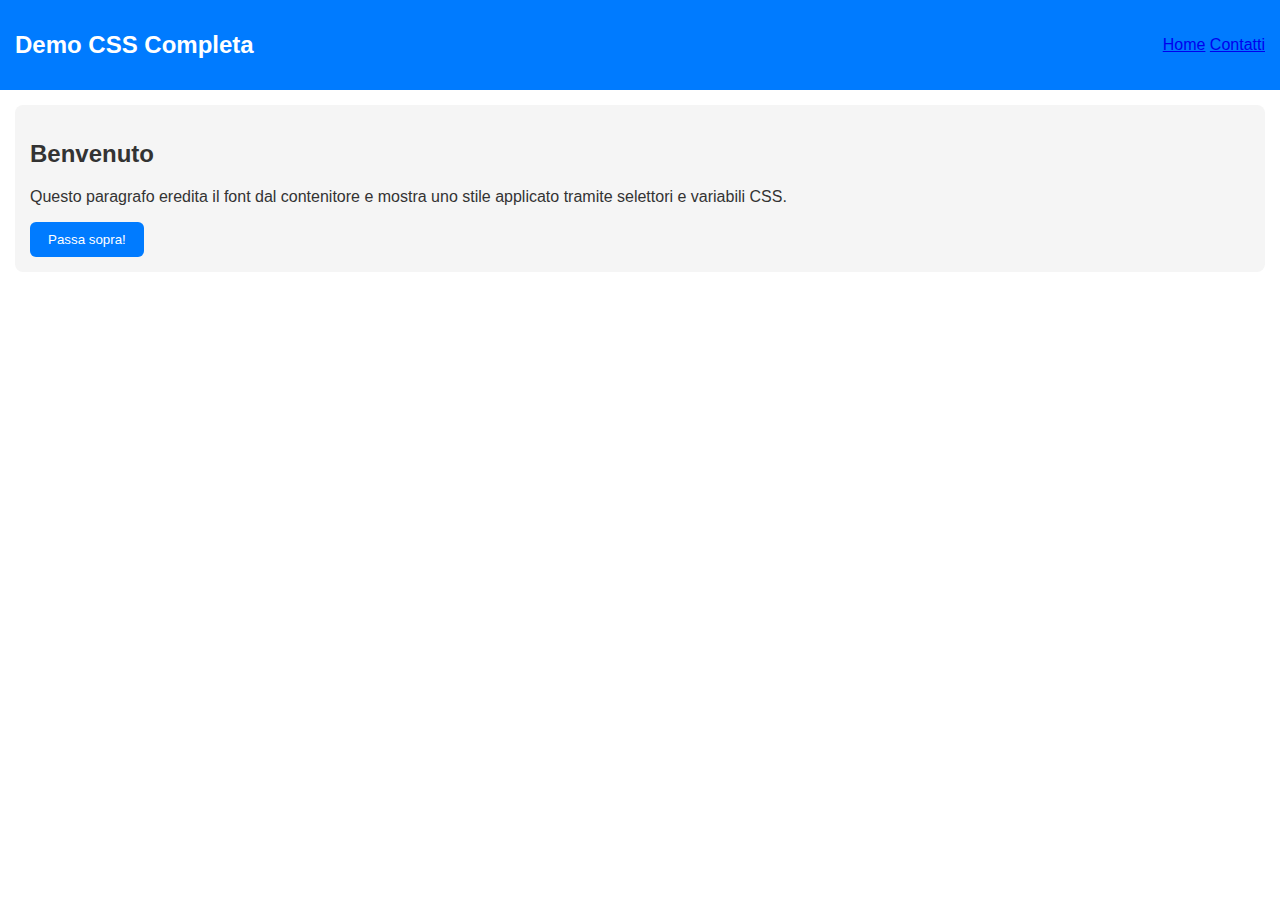
<file: Codici/EsempioHTMLeCSS/index.html>
<!DOCTYPE html>
<html lang="it">
<head>
    <meta charset="UTF-8">
    <title>Esempio Completo CSS</title>
    <link rel="stylesheet" href="style.css">
</head>
<body>

    <header class="navbar">
        <h1 id="titolo-pagina">Demo CSS Completa</h1>
        <nav>
            <a href="#" class="menu-link">Home</a>
            <a href="#" class="menu-link">Contatti</a>
        </nav>
    </header>

    <main class="container">
        <section class="card">
            <h2 class="sezione-titolo">Benvenuto</h2>
            <p>
                Questo paragrafo eredita il font dal contenitore e
                mostra uno stile applicato tramite selettori e variabili CSS.
            </p>
            <button class="btn-azione">Passa sopra!</button>
        </section>
    </main>

</body>
</html>
</file>
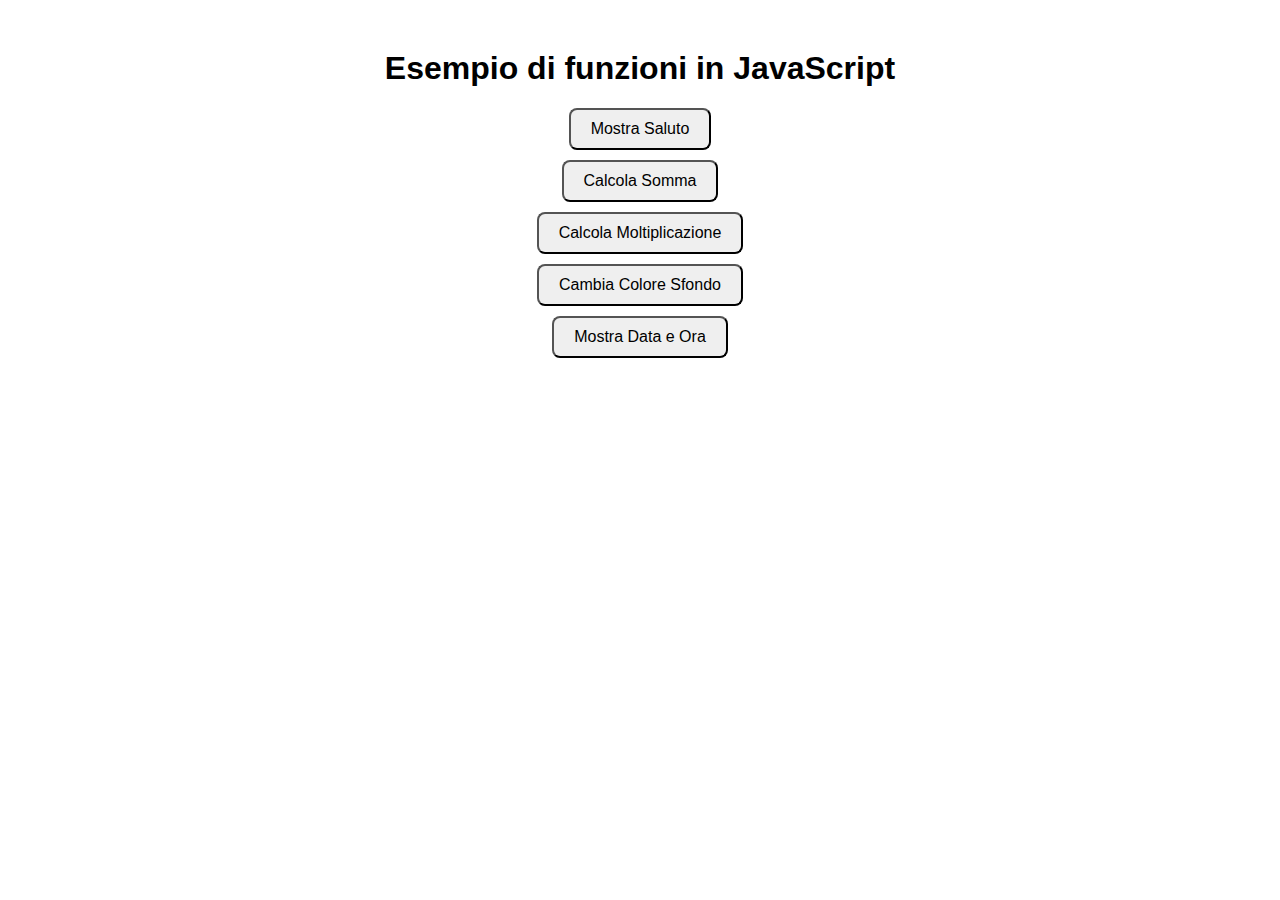
<file: Codici/Es_JSfunzioni.html>
<!DOCTYPE html>
<html lang="it">
<head>
  <meta charset="UTF-8">
  <title>Esempio Funzioni con Pulsanti</title>
  <style>
    body {
      font-family: Arial, sans-serif;
      text-align: center;
      margin-top: 50px;
    }
    button {
      display: block;
      margin: 10px auto;
      padding: 10px 20px;
      font-size: 16px;
      border-radius: 8px;
      cursor: pointer;
    }
  </style>
</head>
<body>

  <h1>Esempio di funzioni in JavaScript</h1>

  <!-- Pulsanti -->
  <button onclick="saluto()">Mostra Saluto</button>
  <button onclick="somma()">Calcola Somma</button>
  <button onclick="moltiplica(3)">Calcola Moltiplicazione</button>
  <button onclick="cambiaColore()">Cambia Colore Sfondo</button>
  <button onclick="dataOra()">Mostra Data e Ora</button>

  <script>
    // Funzione di saluto
    function saluto() {
      alert("Ciao, benvenuto nel mondo di JavaScript!");
    }

    // Funzione che calcola una somma
    function somma() {
      let a = 5, b = 7;
      alert("La somma di " + a + " e " + b + " è " + (a + b));
      console.log(a+b);
    }

    // Funzione che calcola una moltiplicazione
    function moltiplica(x1) {
      let x = x1, y = 6;
      alert("Il prodotto di " + x + " e " + y + " è " + (x * y));
    }

    // Funzione che cambia il colore di sfondo
    function cambiaColore() {
      let colori = ["lightblue", "lightgreen", "lightyellow", "lightpink", "lightgray"];
      let colore = colori[Math.floor(Math.random() * colori.length)];
      document.body.style.backgroundColor = colore;
    }

    // Funzione che mostra la data e l’ora attuale
    function dataOra() {
      let adesso = new Date();
      alert("Data e ora attuali: " + adesso.toLocaleString());
    }
  </script>

</body>
</html>
</file>
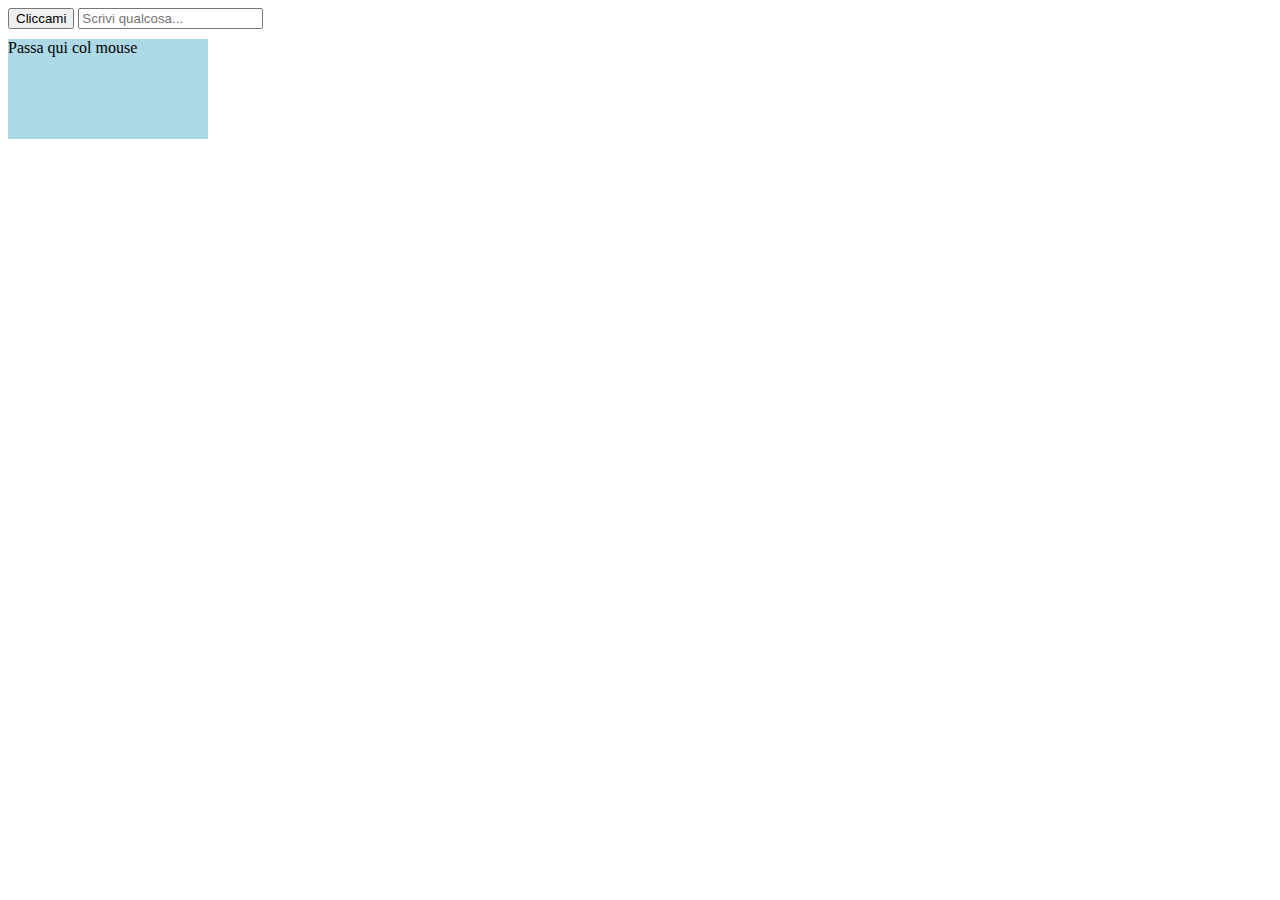
<file: Codici/ProvaEventiJS.html>
<!DOCTYPE html>
<html lang="it">
<head>
    <meta charset="UTF-8">
    <title>Esempio eventi JavaScript</title>
</head>
<body>

<button id="clicca">Cliccami</button>
<input type="text" id="inputTesto" placeholder="Scrivi qualcosa...">
<div id="areaMouse" style="width:200px;height:100px;background-color:lightblue;margin-top:10px;">
  Passa qui col mouse
</div>

<script>
  // Evento click
  document.getElementById("clicca").addEventListener("click", function(){
    alert("Hai cliccato il pulsante!");
  });

  // Evento input
  document.getElementById("inputTesto").addEventListener("input", function(event){
    console.log("Stai digitando: " + event.target.value);
  });

  // Eventi mouseover e mouseout
  document.getElementById("areaMouse").addEventListener("mouseover", function(){
    this.style.backgroundColor = "yellow";
    console.log("Mouse sopra la zona");
  });

  document.getElementById("areaMouse").addEventListener("mouseout", function(){
    this.style.backgroundColor = "lightblue";
    console.log("Mouse fuori dalla zona");
  });

  // Evento keydown (pressione tasto)
  document.addEventListener("keydown", function(event){
    console.log("Hai premuto il tasto: " + event.key);
  });

  // Evento al caricamento della pagina
  window.addEventListener("load", function(){
    console.log("La pagina è stata caricata completamente");
  });
</script>

</body>
</html>
</file>
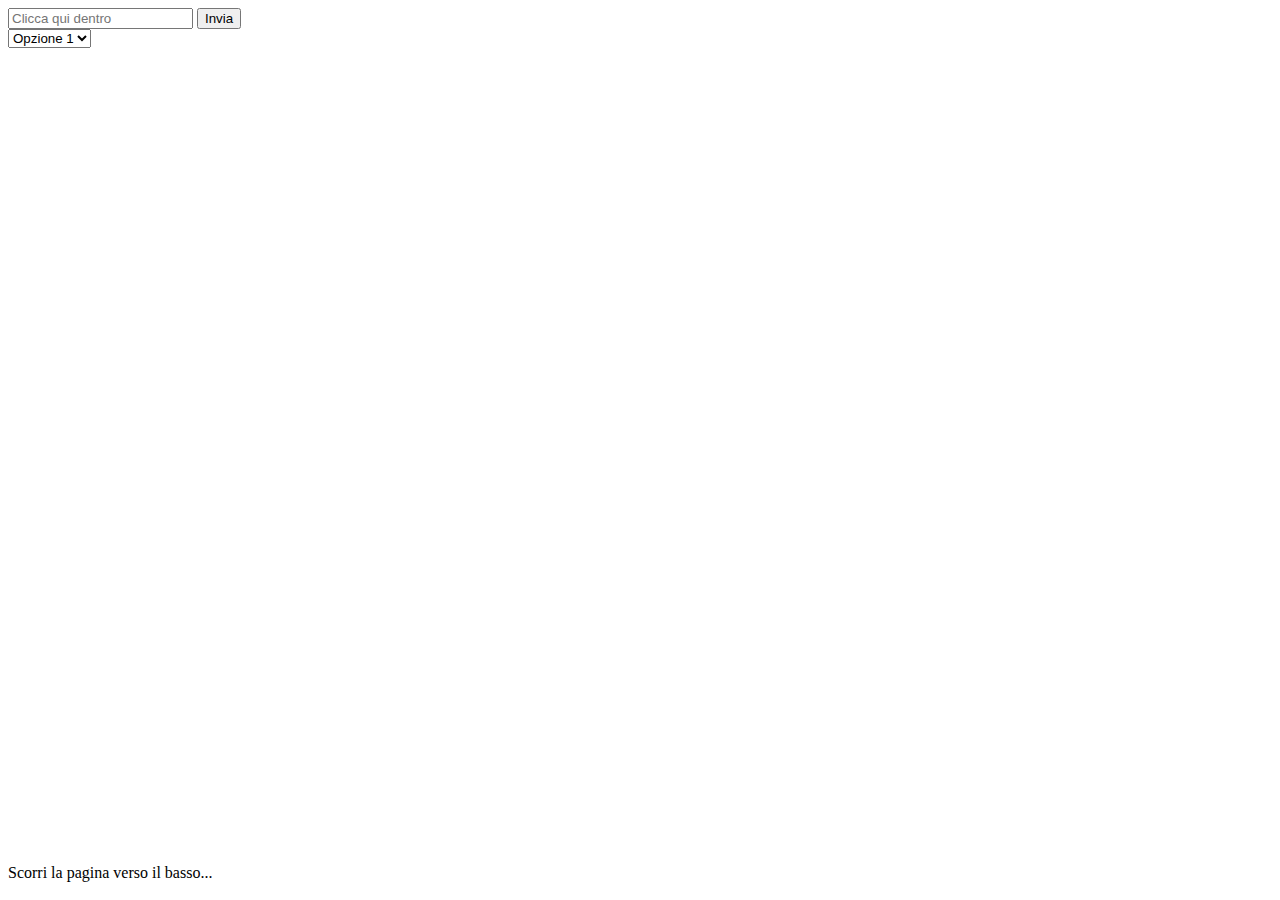
<file: Codici/ProvaEventiJS2.html>
<!DOCTYPE html>
<html lang="it">
<head>
    <meta charset="UTF-8">
    <title>Secondo esempio eventi JavaScript</title>
</head>
<body>

<form id="formEsempio">
  <input type="text" id="focusInput" placeholder="Clicca qui dentro">
  <button type="submit">Invia</button>
</form>

<select id="selezione">
  <option>Opzione 1</option>
  <option>Opzione 2</option>
  <option>Opzione 3</option>
</select>

<div style="height:800px;"></div>
<p id="scrollInfo">Scorri la pagina verso il basso...</p>

<script>
  // Evento focus (campo input selezionato)
  document.getElementById("focusInput").addEventListener("focus", function(){
    console.log("Il campo input è selezionato");
  });

  // Evento blur (campo input perde selezione)
  document.getElementById("focusInput").addEventListener("blur", function(){
    console.log("Il campo input non è più selezionato");
  });

  // Evento submit (invio modulo)
  document.getElementById("formEsempio").addEventListener("submit", function(event){
    event.preventDefault(); // previene l’invio reale del modulo
    alert("Modulo inviato virtualmente!");
  });

  // Evento change (selezione diversa nelle opzioni)
  document.getElementById("selezione").addEventListener("change", function(event){
    console.log("Hai scelto: " + event.target.value);
  });

  // Evento scroll (scorrimento pagina)
  window.addEventListener("scroll", function(){
    document.getElementById("scrollInfo").textContent = "Stai scorrendo la pagina...";
  });

  // Evento resize (ridimensionamento finestra browser)
  window.addEventListener("resize", function(){
    console.log("Finestra ridimensionata: " + window.innerWidth + "px");
  });
</script>

</body>
</html>
</file>
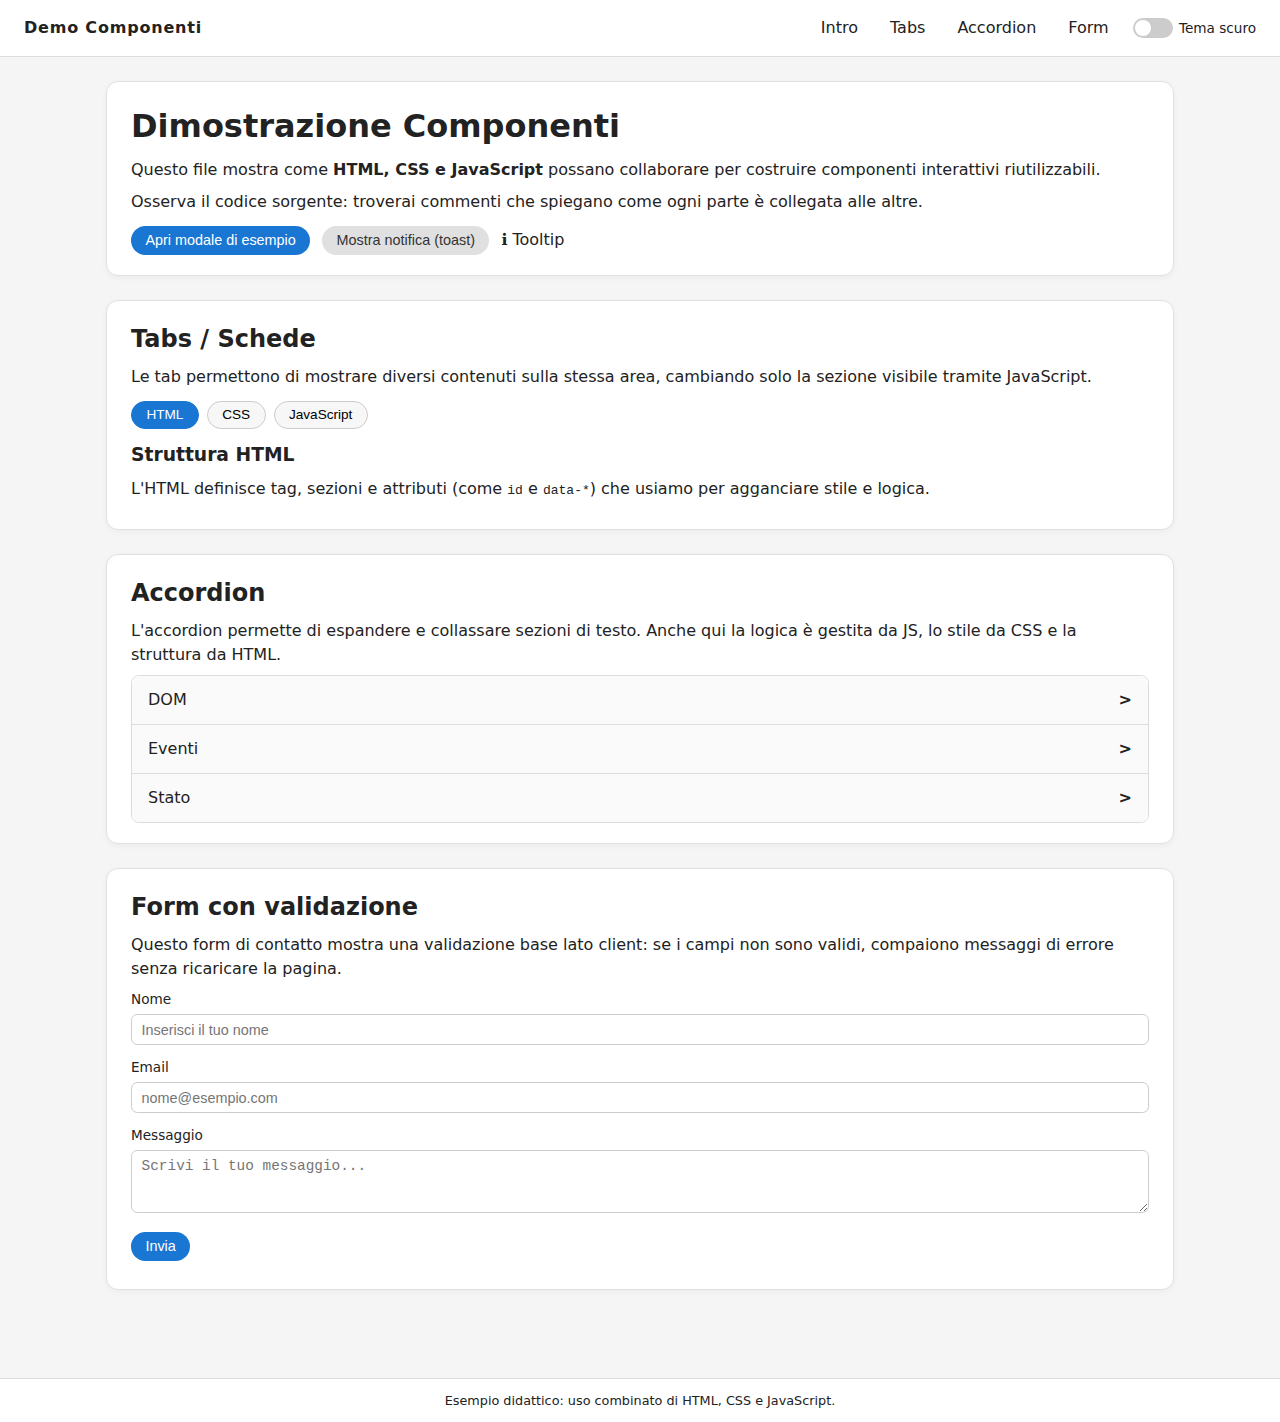
<file: Codici/Esempio_Unitario_HTMLCSSJS/Es1.html>
<!DOCTYPE html>
<html lang="it">
<head>
    <meta charset="UTF-8" />
    <title>Demo Componenti HTML + CSS + JS</title>

    <!--
        In questo file mostriamo l'uso combinato di:
        - HTML per la struttura
        - CSS per lo stile e il layout
        - JavaScript per il comportamento

        Componenti inclusi:
        1. Navbar responsive con "hamburger menu"
        2. Switch tema chiaro/scuro (dark mode)
        3. Tab / Schede di contenuto
        4. Accordion
        5. Modale (finestra pop-up)
        6. Tooltip (titoli al passaggio del mouse)
        7. Notifica "toast"
        8. Form con validazione base lato client
    -->

    <style>
        /* --------------------- RESET SEMPLICE --------------------- */
        * {
            box-sizing: border-box;
            margin: 0;
            padding: 0;
        }

        body {
            font-family: system-ui, -apple-system, BlinkMacSystemFont, "Segoe UI", sans-serif;
            line-height: 1.5;
            background-color: #f5f5f5; /* colore di sfondo tema chiaro */
            color: #222;
            transition: background-color 0.3s, color 0.3s;
        }

        a {
            text-decoration: none;
            color: inherit;
        }

        /* --------------------- TEMA SCURO (aggiunto via JS con class="dark") --------------------- */
        body.dark {
            background-color: #121212;
            color: #f5f5f5;
        }

        body.dark .card {
            background-color: #1e1e1e;
            border-color: #333;
        }

        body.dark .navbar,
        body.dark .footer {
            background-color: #1b1b1b;
        }

        body.dark .tab-button.active {
            background-color: #333;
        }

        /* --------------------- NAVBAR RESPONSIVE --------------------- */
        .navbar {
            position: sticky;
            top: 0;
            z-index: 1000;
            background-color: #ffffff;
            border-bottom: 1px solid #ddd;
            padding: 0.75rem 1.5rem;
            display: flex;
            align-items: center;
            justify-content: space-between;
        }

        body.dark .navbar {
            border-bottom-color: #333;
        }

        .navbar-logo {
            font-weight: 700;
            letter-spacing: 0.05em;
        }

        .navbar-links {
            display: flex;
            gap: 1rem;
            align-items: center;
        }

        .navbar-links a {
            padding: 0.25rem 0.5rem;
            border-radius: 0.25rem;
        }

        .navbar-links a:hover {
            background-color: rgba(0, 0, 0, 0.05);
        }

        body.dark .navbar-links a:hover {
            background-color: rgba(255, 255, 255, 0.08);
        }

        /* Pulsante per aprire/chiudere il menu su schermi piccoli */
        .navbar-toggle {
            display: none;
            border: none;
            background: none;
            cursor: pointer;
            font-size: 1.5rem;
        }

        /* --------------------- LAYOUT PRINCIPALE --------------------- */
        main {
            max-width: 1100px;
            margin: 1.5rem auto;
            padding: 0 1rem 4rem;
            display: grid;
            gap: 1.5rem;
        }

        .card {
            background-color: #ffffff;
            border-radius: 0.75rem;
            padding: 1.25rem 1.5rem;
            border: 1px solid #e0e0e0;
            box-shadow: 0 2px 6px rgba(0, 0, 0, 0.04);
        }

        h1, h2, h3 {
            margin-bottom: 0.5rem;
        }

        p {
            margin-bottom: 0.5rem;
        }

        .flex {
            display: flex;
            align-items: center;
            gap: 0.75rem;
        }

        .btn {
            border: none;
            border-radius: 999px;
            padding: 0.4rem 0.9rem;
            cursor: pointer;
            font-size: 0.9rem;
            background-color: #1976d2;
            color: #fff;
            transition: transform 0.1s, box-shadow 0.1s, background-color 0.2s;
        }

        .btn:hover {
            background-color: #1565c0;
            box-shadow: 0 2px 8px rgba(0, 0, 0, 0.12);
            transform: translateY(-1px);
        }

        .btn.secondary {
            background-color: #e0e0e0;
            color: #333;
        }

        .btn.secondary:hover {
            background-color: #d5d5d5;
        }

        .btn.danger {
            background-color: #d32f2f;
        }

        .btn.danger:hover {
            background-color: #c62828;
        }

        /* --------------------- SWITCH TEMA (toggle) --------------------- */
        .theme-toggle {
            display: inline-flex;
            align-items: center;
            gap: 0.4rem;
            font-size: 0.85rem;
            cursor: pointer;
            user-select: none;
        }

        .theme-toggle input {
            display: none;
        }

        .theme-toggle-slider {
            width: 40px;
            height: 20px;
            border-radius: 999px;
            background-color: #ccc;
            position: relative;
            transition: background-color 0.2s;
        }

        .theme-toggle-slider::before {
            content: "";
            position: absolute;
            width: 16px;
            height: 16px;
            border-radius: 50%;
            background-color: #fff;
            top: 2px;
            left: 2px;
            transition: transform 0.2s;
        }

        .theme-toggle input:checked + .theme-toggle-slider {
            background-color: #1976d2;
        }

        .theme-toggle input:checked + .theme-toggle-slider::before {
            transform: translateX(20px);
        }

        /* --------------------- TABS / SCHEDE --------------------- */
        .tabs {
            margin-top: 0.75rem;
        }

        .tab-buttons {
            display: flex;
            flex-wrap: wrap;
            gap: 0.5rem;
            margin-bottom: 0.75rem;
        }

        .tab-button {
            border-radius: 999px;
            padding: 0.35rem 0.9rem;
            font-size: 0.85rem;
            cursor: pointer;
            border: 1px solid #ccc;
            background-color: #f7f7f7;
        }

        .tab-button.active {
            background-color: #1976d2;
            color: #fff;
            border-color: #1976d2;
        }

        .tab-panel {
            display: none;
        }

        .tab-panel.active {
            display: block;
        }

        /* --------------------- ACCORDION --------------------- */
        .accordion {
            margin-top: 0.5rem;
            border-radius: 0.5rem;
            border: 1px solid #ddd;
            overflow: hidden;
        }

        .accordion-item + .accordion-item {
            border-top: 1px solid #ddd;
        }

        .accordion-header {
            background-color: #fafafa;
            padding: 0.75rem 1rem;
            cursor: pointer;
            display: flex;
            justify-content: space-between;
            align-items: center;
        }

        .accordion-icon {
            font-weight: bold;
            transition: transform 0.2s;
        }

        .accordion-item.open .accordion-icon {
            transform: rotate(90deg);
        }

        .accordion-content {
            max-height: 0;
            overflow: hidden;
            padding: 0 1rem;
            background-color: #fff;
            transition: max-height 0.25s ease, padding-bottom 0.25s ease;
        }

        .accordion-item.open .accordion-content {
            padding-bottom: 0.75rem;
        }

        /* --------------------- MODALE --------------------- */
        .modal-backdrop {
            position: fixed;
            inset: 0;
            background-color: rgba(0, 0, 0, 0.45);
            display: none; /* verrà mostrato via JS */
            align-items: center;
            justify-content: center;
            z-index: 2000;
        }

        .modal-backdrop.visible {
            display: flex;
        }

        .modal {
            background-color: #fff;
            border-radius: 0.75rem;
            padding: 1.25rem 1.5rem;
            max-width: 400px;
            width: 90%;
            box-shadow: 0 10px 25px rgba(0, 0, 0, 0.25);
        }

        body.dark .modal {
            background-color: #1e1e1e;
        }

        .modal-header {
            display: flex;
            justify-content: space-between;
            align-items: center;
            margin-bottom: 0.75rem;
        }

        .modal-title {
            font-weight: 600;
        }

        .modal-close {
            border: none;
            background: none;
            font-size: 1.3rem;
            cursor: pointer;
        }

        /* --------------------- TOOLTIP --------------------- */
        /* I tooltip qui sono realizzati solo in CSS con l'attributo data-tooltip */
        [data-tooltip] {
            position: relative;
            cursor: help;
        }

        [data-tooltip]::after {
            content: attr(data-tooltip);
            position: absolute;
            bottom: 135%;
            left: 50%;
            transform: translateX(-50%);
            white-space: nowrap;
            background-color: #333;
            color: #fff;
            font-size: 0.75rem;
            padding: 0.25rem 0.5rem;
            border-radius: 0.35rem;
            opacity: 0;
            pointer-events: none;
            transition: opacity 0.15s;
        }

        [data-tooltip]:hover::after {
            opacity: 1;
        }

        /* --------------------- TOAST --------------------- */
        .toast-container {
            position: fixed;
            bottom: 1rem;
            right: 1rem;
            z-index: 3000;
        }

        .toast {
            background-color: #323232;
            color: #fff;
            padding: 0.75rem 1rem;
            border-radius: 0.5rem;
            margin-top: 0.5rem;
            font-size: 0.85rem;
            opacity: 0;
            transform: translateY(10px);
            transition: opacity 0.25s, transform 0.25s;
        }

        .toast.show {
            opacity: 1;
            transform: translateY(0);
        }

        /* --------------------- FORM CON VALIDAZIONE --------------------- */
        .form-group {
            margin-bottom: 0.75rem;
        }

        .form-group label {
            display: block;
            font-size: 0.85rem;
            margin-bottom: 0.3rem;
        }

        .form-group input,
        .form-group textarea {
            width: 100%;
            padding: 0.4rem 0.6rem;
            border-radius: 0.4rem;
            border: 1px solid #ccc;
            font-size: 0.9rem;
        }

        .form-group input:focus,
        .form-group textarea:focus {
            outline: none;
            border-color: #1976d2;
            box-shadow: 0 0 0 1px rgba(25, 118, 210, 0.25);
        }

        .error-message {
            font-size: 0.8rem;
            color: #d32f2f;
            margin-top: 0.15rem;
        }

        .form-success {
            margin-top: 0.5rem;
            font-size: 0.9rem;
            color: #2e7d32;
        }

        /* --------------------- FOOTER --------------------- */
        .footer {
            background-color: #ffffff;
            border-top: 1px solid #ddd;
            padding: 0.75rem 1.5rem;
            text-align: center;
            font-size: 0.8rem;
        }

        body.dark .footer {
            border-top-color: #333;
        }

        /* --------------------- RESPONSIVE --------------------- */
        @media (max-width: 700px) {
            .navbar-links {
                position: absolute;
                top: 100%;
                right: 0;
                background-color: #ffffff;
                flex-direction: column;
                align-items: flex-start;
                padding: 0.75rem 1rem;
                border-bottom-left-radius: 0.75rem;
                border-left: 1px solid #ddd;
                border-bottom: 1px solid #ddd;
                display: none;
            }

            body.dark .navbar-links {
                background-color: #1b1b1b;
                border-color: #333;
            }

            .navbar-links.open {
                display: flex;
            }

            .navbar-toggle {
                display: block;
            }
        }
    </style>
</head>
<body>
    <!-- NAVBAR CON HAMBURGER E SWITCH TEMA -->
    <header class="navbar">
        <div class="navbar-logo">Demo Componenti</div>

        <!-- Menu di navigazione, verrà collassato su mobile -->
        <nav class="navbar-links" id="navbarLinks">
            <a href="#intro">Intro</a>
            <a href="#tabs-section">Tabs</a>
            <a href="#accordion-section">Accordion</a>
            <a href="#form-section">Form</a>

            <!-- Switch per attivare tema scuro/chiaro -->
            <label class="theme-toggle" title="Cambia tema">
                <!-- Checkbox nascosto, usato come stato -->
                <input type="checkbox" id="themeToggle">
                <span class="theme-toggle-slider"></span>
                <span>Tema scuro</span>
            </label>
        </nav>

        <!-- Pulsante hamburger visibile solo su schermi piccoli (CSS @media) -->
        <button class="navbar-toggle" id="navbarToggle" aria-label="Apri menù">
            ☰
        </button>
    </header>

    <!-- CONTENUTO PRINCIPALE -->
    <main>
        <!-- INTRO E MODALE + TOAST -->
        <section class="card" id="intro">
            <h1>Dimostrazione Componenti</h1>
            <p>
                Questo file mostra come <strong>HTML, CSS e JavaScript</strong> possano
                collaborare per costruire componenti interattivi riutilizzabili.
            </p>
            <p>
                Osserva il codice sorgente: troverai commenti che spiegano come ogni
                parte è collegata alle altre.
            </p>

            <div class="flex" style="margin-top: 0.75rem;">
                <button class="btn" id="openModalButton">
                    Apri modale di esempio
                </button>
                <button class="btn secondary" id="showToastButton">
                    Mostra notifica (toast)
                </button>

                <!-- Elemento con tooltip  -->
                <span data-tooltip="Sono un tooltip realizzato con CSS puro!">
                    ℹ Tooltip
                </span>
            </div>
        </section>

        <!-- TABS / SCHEDE -->
        <section class="card" id="tabs-section">
            <h2>Tabs / Schede</h2>
            <p>
                Le tab permettono di mostrare diversi contenuti sulla stessa area,
                cambiando solo la sezione visibile tramite JavaScript.
            </p>

            <div class="tabs" data-tabs>
                <!-- Pulsanti delle tab: il data-tab-target indica l'ID del pannello da mostrare -->
                <div class="tab-buttons">
                    <button class="tab-button active" data-tab-target="tab-html">HTML</button>
                    <button class="tab-button" data-tab-target="tab-css">CSS</button>
                    <button class="tab-button" data-tab-target="tab-js">JavaScript</button>
                </div>

                <!-- Pannelli delle tab -->
                <div class="tab-panel active" id="tab-html">
                    <h3>Struttura HTML</h3>
                    <p>
                        L'HTML definisce tag, sezioni e attributi (come <code>id</code> e
                        <code>data-*</code>) che usiamo per agganciare stile e logica.
                    </p>
                </div>

                <div class="tab-panel" id="tab-css">
                    <h3>Stile CSS</h3>
                    <p>
                        Il CSS utilizza classi come <code>.card</code>, <code>.tab-button</code>
                        e <code>.active</code> per definire l’aspetto visivo dei componenti.
                    </p>
                </div>

                <div class="tab-panel" id="tab-js">
                    <h3>Logica JavaScript</h3>
                    <p>
                        Il JavaScript ascolta eventi (click, submit, ecc.) e modifica il DOM
                        (classi, attributi, testo) per aggiornare l’interfaccia dinamicamente.
                    </p>
                </div>
            </div>
        </section>

        <!-- ACCORDION -->
        <section class="card" id="accordion-section">
            <h2>Accordion</h2>
            <p>
                L'accordion permette di espandere e collassare sezioni di testo.
                Anche qui la logica è gestita da JS, lo stile da CSS e la struttura da HTML.
            </p>

            <div class="accordion" id="demoAccordion">
                <div class="accordion-item">
                    <div class="accordion-header">
                        <span>DOM</span>
                        <span class="accordion-icon">&gt;</span>
                    </div>
                    <div class="accordion-content">
                        <p>
                            Il Document Object Model (DOM) rappresenta la pagina come struttura ad albero:
                            JavaScript può leggere e modificare qualsiasi nodo.
                        </p>
                    </div>
                </div>

                <div class="accordion-item">
                    <div class="accordion-header">
                        <span>Eventi</span>
                        <span class="accordion-icon">&gt;</span>
                    </div>
                    <div class="accordion-content">
                        <p>
                            Gli eventi (click, input, submit, ecc.) sono il punto di contatto tra
                            l'utente e l'interfaccia. Con <code>addEventListener</code> possiamo
                            reagire a questi eventi.
                        </p>
                    </div>
                </div>

                <div class="accordion-item">
                    <div class="accordion-header">
                        <span>Stato</span>
                        <span class="accordion-icon">&gt;</span>
                    </div>
                    <div class="accordion-content">
                        <p>
                            Lo stato può essere rappresentato con variabili JS e/o classi CSS
                            applicate/ rimosse dinamicamente dagli elementi.
                        </p>
                    </div>
                </div>
            </div>
        </section>

        <!-- FORM CON VALIDAZIONE -->
        <section class="card" id="form-section">
            <h2>Form con validazione</h2>
            <p>
                Questo form di contatto mostra una validazione base lato client:
                se i campi non sono validi, compaiono messaggi di errore senza ricaricare la pagina.
            </p>

            <form id="contactForm" novalidate>
                <div class="form-group">
                    <label for="nameInput">Nome</label>
                    <input type="text" id="nameInput" name="name" placeholder="Inserisci il tuo nome" />
                    <div class="error-message" data-error-for="name"></div>
                </div>

                <div class="form-group">
                    <label for="emailInput">Email</label>
                    <input type="email" id="emailInput" name="email" placeholder="nome@esempio.com" />
                    <div class="error-message" data-error-for="email"></div>
                </div>

                <div class="form-group">
                    <label for="messageInput">Messaggio</label>
                    <textarea id="messageInput" name="message" rows="3" placeholder="Scrivi il tuo messaggio..."></textarea>
                    <div class="error-message" data-error-for="message"></div>
                </div>

                <button type="submit" class="btn">Invia</button>
                <div id="formSuccess" class="form-success"></div>
            </form>
        </section>
    </main>

    <!-- MODALE (fuori dal main per posizionamento globale) -->
    <div class="modal-backdrop" id="modalBackdrop" aria-hidden="true">
        <div class="modal" role="dialog" aria-modal="true" aria-labelledby="modalTitle">
            <div class="modal-header">
                <div class="modal-title" id="modalTitle">Modale di Esempio</div>
                <button class="modal-close" id="modalCloseButton" aria-label="Chiudi modale">&times;</button>
            </div>
            <p>
                Questa è una finestra modale controllata da JavaScript.
                Prova a cliccare fuori dalla finestra o sul bottone di chiusura.
            </p>
            <p style="margin-top: 0.5rem;">
                È utile per conferme, avvisi o contenuti extra.
            </p>
        </div>
    </div>

    <!-- CONTENITORE PER I "TOAST" -->
    <div class="toast-container" id="toastContainer"></div>

    <!-- FOOTER -->
    <footer class="footer">
        Esempio didattico: uso combinato di HTML, CSS e JavaScript.
    </footer>

    <script>
        // NOTA: tutto il codice JS è racchiuso in un listener "DOMContentLoaded"
        // per assicurarci che il DOM sia pronto prima di accedere agli elementi.
        document.addEventListener("DOMContentLoaded", function () {
            /* --------------------- NAVBAR RESPONSIVE --------------------- */
            const navbarToggle = document.getElementById("navbarToggle");
            const navbarLinks = document.getElementById("navbarLinks");

            // Quando l'utente clicca sul pulsante hamburger
            navbarToggle.addEventListener("click", function () {
                // Aggiungo/rimuovo la classe "open" per mostrare/nascondere il menu su mobile
                navbarLinks.classList.toggle("open");
            });

            /* --------------------- TEMA SCURO/CHIARO --------------------- */
            const themeToggleCheckbox = document.getElementById("themeToggle");

            // Carichiamo il tema salvato nel localStorage (se presente)
            const savedTheme = localStorage.getItem("theme");
            if (savedTheme === "dark") {
                document.body.classList.add("dark");
                themeToggleCheckbox.checked = true;
            }

            // Quando l'utente clicca sullo switch tema
            themeToggleCheckbox.addEventListener("change", function () {
                if (this.checked) {
                    document.body.classList.add("dark");
                    localStorage.setItem("theme", "dark");
                } else {
                    document.body.classList.remove("dark");
                    localStorage.setItem("theme", "light");
                }
            });

            /* --------------------- TABS / SCHEDE --------------------- */
            const tabButtons = document.querySelectorAll(".tab-button");
            const tabPanels = document.querySelectorAll(".tab-panel");

            tabButtons.forEach(function (button) {
                button.addEventListener("click", function () {
                    // 1. Rimuovo la classe "active" da tutte le tab e pannelli
                    tabButtons.forEach(btn => btn.classList.remove("active"));
                    tabPanels.forEach(panel => panel.classList.remove("active"));

                    // 2. Aggiungo la classe "active" alla tab cliccata
                    this.classList.add("active");

                    // 3. Recupero l'id del pannello da mostrare dal data-attribute
                    const targetId = this.getAttribute("data-tab-target");
                    const targetPanel = document.getElementById(targetId);

                    // 4. Rendo visibile il pannello corrispondente
                    if (targetPanel) {
                        targetPanel.classList.add("active");
                    }
                });
            });

            /* --------------------- ACCORDION --------------------- */
            const accordion = document.getElementById("demoAccordion");
            const accordionItems = accordion.querySelectorAll(".accordion-item");

            accordionItems.forEach(function (item) {
                const header = item.querySelector(".accordion-header");

                header.addEventListener("click", function () {
                    // Opzionale: chiudi gli altri pannelli (accordion "a fisarmonica")
                    accordionItems.forEach(i => {
                        if (i !== item) {
                            i.classList.remove("open");
                            const content = i.querySelector(".accordion-content");
                            content.style.maxHeight = null;
                        }
                    });

                    // Alterna lo stato "open" sul pannello cliccato
                    item.classList.toggle("open");
                    const content = item.querySelector(".accordion-content");

                    if (item.classList.contains("open")) {
                        // Calcoliamo l'altezza scrollHeight per aprire l'accordion
                        content.style.maxHeight = content.scrollHeight + "px";
                    } else {
                        content.style.maxHeight = null;
                    }
                });
            });

            /* --------------------- MODALE --------------------- */
            const modalBackdrop = document.getElementById("modalBackdrop");
            const openModalButton = document.getElementById("openModalButton");
            const modalCloseButton = document.getElementById("modalCloseButton");

            function openModal() {
                modalBackdrop.classList.add("visible");
                modalBackdrop.setAttribute("aria-hidden", "false");
            }

            function closeModal() {
                modalBackdrop.classList.remove("visible");
                modalBackdrop.setAttribute("aria-hidden", "true");
            }

            openModalButton.addEventListener("click", openModal);
            modalCloseButton.addEventListener("click", closeModal);

            // Chiudi la modale cliccando sullo sfondo
            modalBackdrop.addEventListener("click", function (event) {
                // Se l'utente clicca esattamente sul backdrop (non sulla finestra interna)
                if (event.target === modalBackdrop) {
                    closeModal();
                }
            });

            // Chiudi la modale con ESC
            document.addEventListener("keydown", function (event) {
                if (event.key === "Escape") {
                    closeModal();
                }
            });

            /* --------------------- TOAST / NOTIFICHE --------------------- */
            const toastContainer = document.getElementById("toastContainer");
            const showToastButton = document.getElementById("showToastButton");

            function showToast(message, duration = 3000) {
                // Creiamo il div del toast
                const toast = document.createElement("div");
                toast.className = "toast";
                toast.textContent = message;

                // Aggiungiamo il toast al container
                toastContainer.appendChild(toast);

                // Forziamo un reflow per far partire la transizione
                requestAnimationFrame(() => {
                    toast.classList.add("show");
                });

                // Rimuoviamo il toast dopo 'duration' millisecondi
                setTimeout(() => {
                    toast.classList.remove("show");

                    // Rimuoviamo l'elemento dal DOM dopo la transizione
                    setTimeout(() => {
                        toast.remove();
                    }, 250);
                }, duration);
            }

            showToastButton.addEventListener("click", function () {
                showToast("Questa è una notifica di esempio (toast)!");
            });

            /* --------------------- FORM CON VALIDAZIONE --------------------- */
            const contactForm = document.getElementById("contactForm");
            const formSuccess = document.getElementById("formSuccess");

            function setError(fieldName, message) {
                const errorElement = document.querySelector(
                    `.error-message[data-error-for="${fieldName}"]`
                );
                if (errorElement) {
                    errorElement.textContent = message;
                }
            }

            function clearErrors() {
                document.querySelectorAll(".error-message").forEach(function (el) {
                    el.textContent = "";
                });
                formSuccess.textContent = "";
            }

            // Semplice validazione del form
            contactForm.addEventListener("submit", function (event) {
                event.preventDefault(); // Evita il refresh della pagina

                clearErrors();

                const nameValue = contactForm.name.value.trim();
                const emailValue = contactForm.email.value.trim();
                const messageValue = contactForm.message.value.trim();

                let isValid = true;

                if (nameValue.length < 2) {
                    setError("name", "Il nome deve contenere almeno 2 caratteri.");
                    isValid = false;
                }

                // Controllo base per email (non è perfetto, ma didattico)
                if (!emailValue.includes("@") || !emailValue.includes(".")) {
                    setError("email", "Inserisci un indirizzo email valido.");
                    isValid = false;
                }

                if (messageValue.length < 5) {
                    setError("message", "Il messaggio deve contenere almeno 5 caratteri.");
                    isValid = false;
                }

                if (isValid) {
                    // Se tutto ok, fingo l'invio del form
                    formSuccess.textContent = "Messaggio inviato con successo (simulato).";
                    showToast("Form inviato correttamente!");
                    contactForm.reset();
                }
            });
        });
    </script>
</body>
</html>
</file>
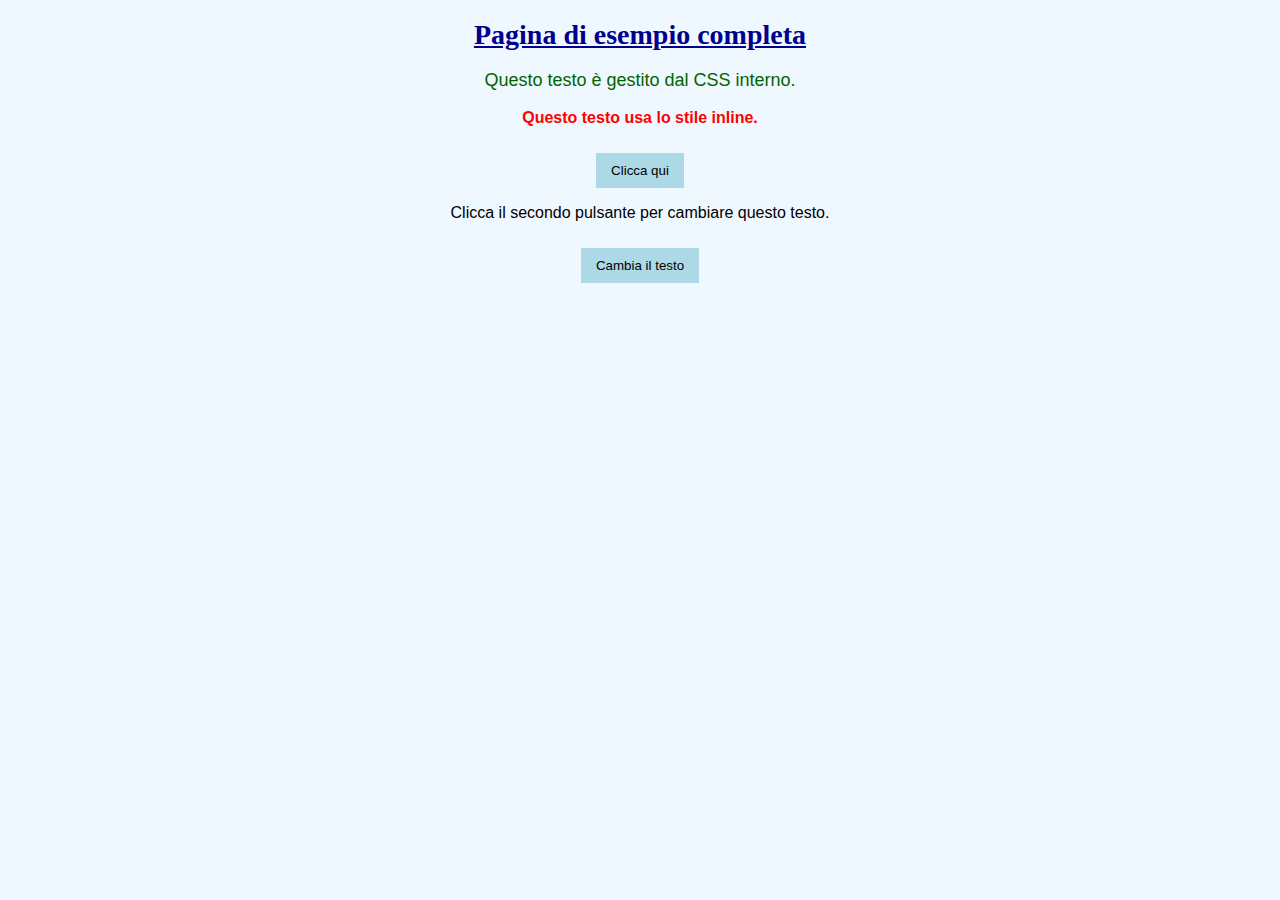
<file: Codici/Htmljscss_esempi/HtmlCssJS2.html>
<!DOCTYPE html>
<html lang="it">
<head>
    <meta charset="UTF-8">
    <meta name="viewport" content="width=device-width, initial-scale=1.0">
    <title>Esempio Completo HTML + CSS + JS</title>

    <!-- Collegamento a un foglio di stile esterno -->
    <link rel="stylesheet" href="stile.css">

    <!-- Stile interno -->
    <style>
        body {
            background-color: #f0f8ff;
            font-family: Arial, sans-serif;
            text-align: center;
        }

        h1 {
            color: darkblue;
        }

        .paragrafo {
            color: darkgreen;
            font-size: 18px;
        }

        button {
            background-color: lightblue;
            border: none;
            padding: 10px 15px;
            margin-top: 10px;
            cursor: pointer;
        }

        button:hover {
            background-color: skyblue;
        }
    </style>
</head>

<body>
    <!-- Titolo principale -->
    <h1 style="text-decoration: underline;">Pagina di esempio completa</h1>

    <!-- Paragrafo con classe (stile interno) -->
    <p class="paragrafo">Questo testo è gestito dal CSS interno.</p>

    <!-- Paragrafo con stile inline -->
    <p style="color: red; font-weight: bold;">Questo testo usa lo stile inline.</p>

    <!-- Pulsante con richiamo inline JavaScript -->
    <button onclick="alert('Hai cliccato il pulsante inline!')">Clicca qui</button>

    <!-- Paragrafo modificabile da JavaScript -->
    <p id="messaggio">Clicca il secondo pulsante per cambiare questo testo.</p>

    <!-- Pulsante che richiama funzione JS interna -->
    <button onclick="cambiaTesto()">Cambia il testo</button>

    <!-- Script interno -->
    <script>
        // Funzione JavaScript interna che modifica il contenuto di un paragrafo
        function cambiaTesto() {
            let p = document.getElementById("messaggio");
            p.textContent = "Il testo è stato cambiato dallo script interno!";
            p.style.color = "blue";
        }
    </script>

    <!-- Collegamento a uno script esterno -->
    <script src="script.js"></script>
</body>
</html>
</file>
<file: Codici/EsempioHTMLeCSS/style.css>
/* === Variabili CSS === */
:root {
    --colore-primario: #007bff;
    --colore-secondario: #333;
    --spaziatura: 15px;
}

/* === Ereditarietà del font === */
body {
    font-family: Arial, sans-serif;
    margin: 0;
    padding: 0;
    color: var(--colore-secondario);
}

/* === Flexbox per la navbar === */
.navbar {
    display: flex;
    justify-content: space-between;
    align-items: center;
    padding: var(--spaziatura);
    background-color: var(--colore-primario);
    color: white;
}

/* === Specificità: ID > classi === */
#titolo-pagina {
    font-size: 24px;
}

/* === Selettori e card === */
.container {
    padding: var(--spaziatura);
}

.card {
    background: #f5f5f5;
    padding: var(--spaziatura);
    border-radius: 8px;
    transition: box-shadow 0.3s; /* transizione */
}

.card:hover {
    box-shadow: 0 0 12px rgba(0,0,0,0.2);
}

/* === Pulsante con transizione === */
.btn-azione {
    background-color: var(--colore-primario);
    padding: 10px 18px;
    border: none;
    color: white;
    border-radius: 6px;
    cursor: pointer;
    transition: transform 0.3s;
}

.btn-azione:hover {
    transform: scale(1.1);
}

/* === Media Query === */
@media (max-width: 600px) {
    .navbar {
        flex-direction: column;
        text-align: center;
    }

    #titolo-pagina {
        font-size: 20px;
    }
}
</file>
<file: Codici/Htmljscss_esempi/stile.css>
h1 {
    font-size: 28px;
    color: rgb(255, 0, 0);
    font-family: 'Times New Roman', Times, serif;
}
</file>
